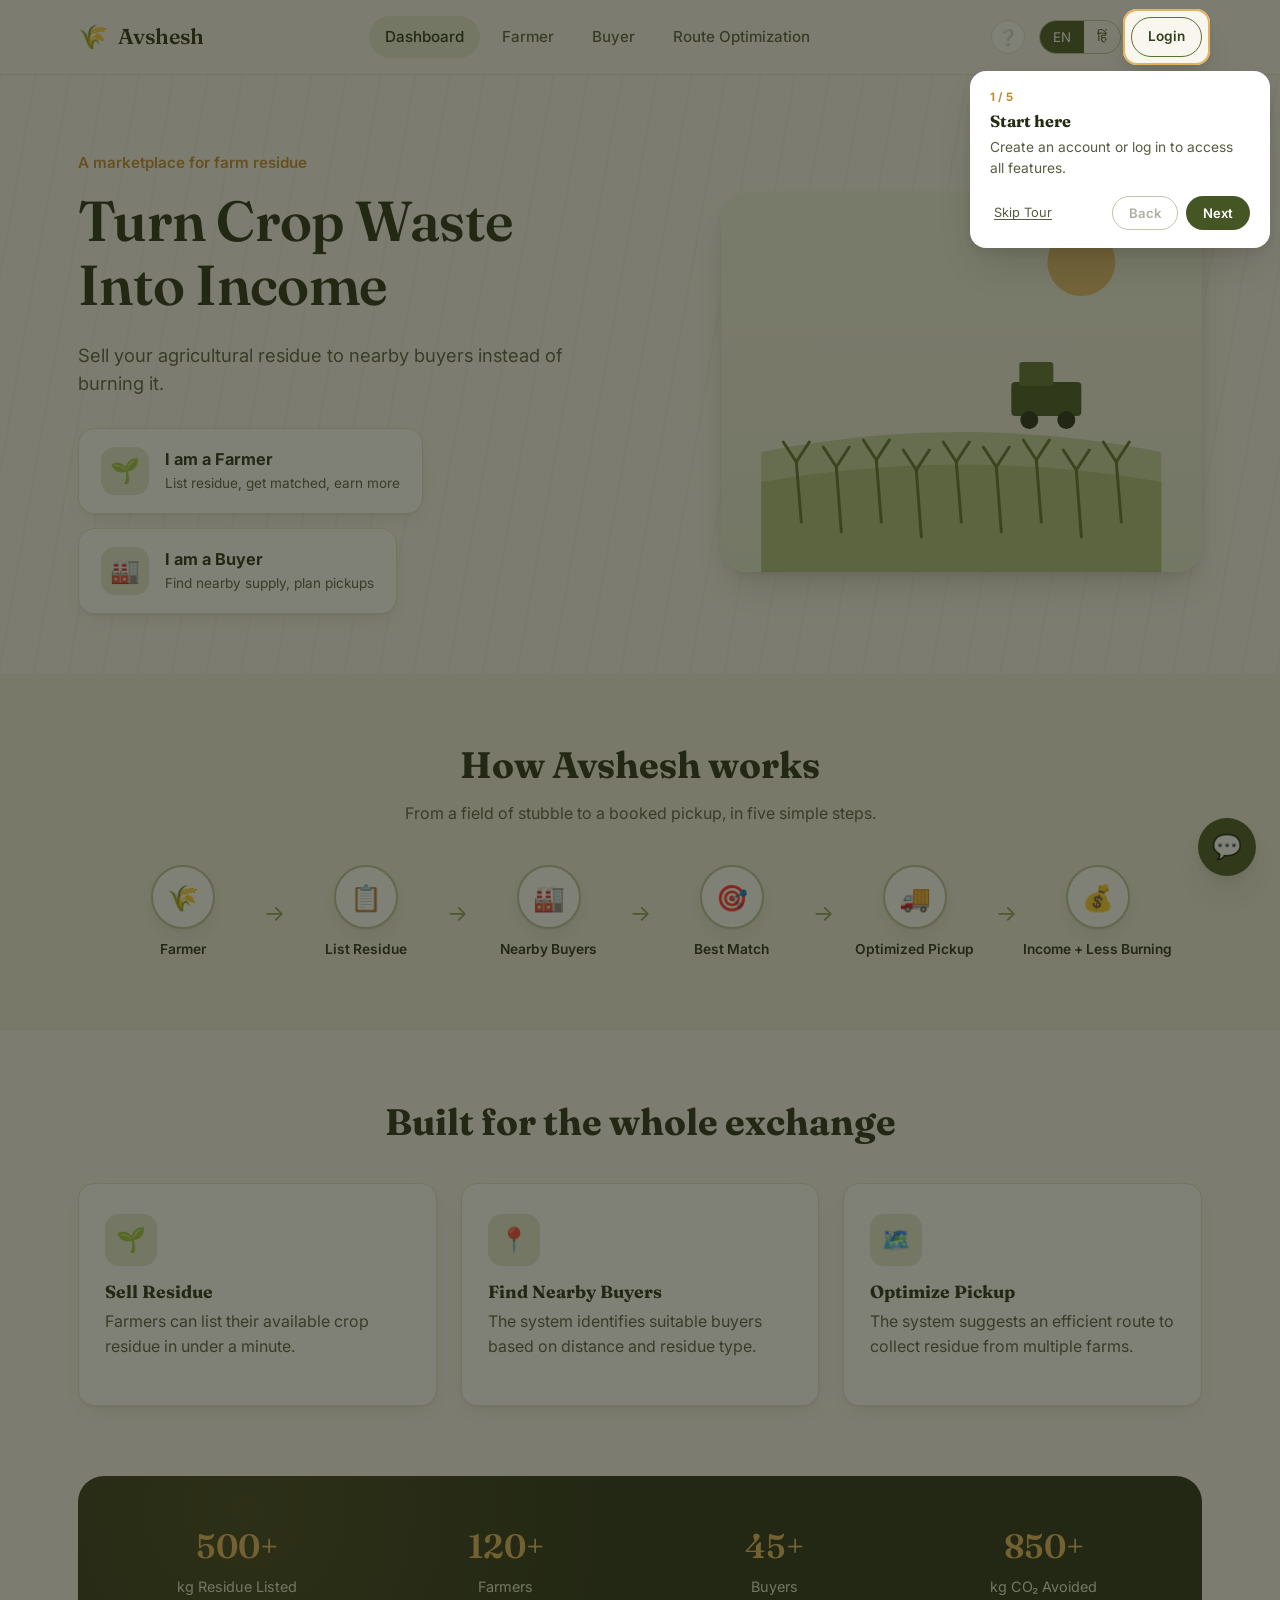
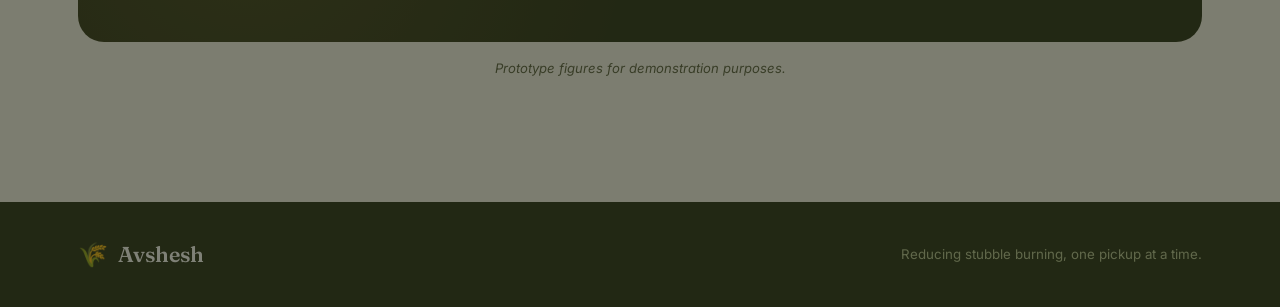
<file: index.html>
<!DOCTYPE html>
<html lang="en">
<head>
<meta charset="UTF-8" />
<meta name="viewport" content="width=device-width, initial-scale=1.0" />
<title>Avshesh — Turn Crop Waste Into Income</title>
<link rel="stylesheet" href="style.css" />
<link rel="stylesheet" href="enhance.css" />
</head>
<body>

<nav class="navbar">
  <div class="container">
    <a href="index.html" class="brand"><span class="seed">🌾</span> <span data-i18n="brandName">Avshesh</span></a>
    <button class="nav-toggle" aria-label="Menu"><span></span><span></span><span></span></button>
    <div class="nav-links">
      <a href="index.html" data-i18n="navDashboard">Dashboard</a>
      <a href="farmer.html" data-i18n="navFarmer">Farmer</a>
      <a href="buyer.html" data-i18n="navBuyer">Buyer</a>
      <a href="route.html" data-i18n="navRoute">Route Optimization</a>
    </div>
    <div class="nav-actions">
      <div class="lang-switch">
        <button data-lang="en">EN</button>
        <button data-lang="hi">हिं</button>
      </div>
      <div id="nav-user-slot"></div>
    </div>
  </div>
</nav>

<!-- ================= HERO ================= -->
<header class="hero field-texture">
  <div class="container hero-grid page-enter">
    <div>
      <p class="eyebrow-free-label" data-i18n="heroKicker">A marketplace for farm residue</p>
      <h1 data-i18n="heroTitle">Turn Crop Waste Into Income</h1>
      <p class="lead" data-i18n="heroLead">Sell your agricultural residue to nearby buyers instead of burning it.</p>
      <div class="hero-actions">
        <a href="farmer.html" class="role-card">
          <span class="icon">🌱</span>
          <span><strong data-i18n="ctaFarmer">I am a Farmer</strong><span data-i18n="roleFarmerDesc">List residue, get matched, earn more</span></span>
        </a>
        <a href="buyer.html" class="role-card">
          <span class="icon">🏭</span>
          <span><strong data-i18n="ctaBuyer">I am a Buyer</strong><span data-i18n="roleBuyerDesc">Find nearby supply, plan pickups</span></span>
        </a>
      </div>
    </div>

    <div class="field-scene" aria-hidden="true">
      <svg viewBox="0 0 400 380" xmlns="http://www.w3.org/2000/svg">
        <circle class="sun" cx="320" cy="70" r="34" fill="#e2b25c" opacity="0.85"/>
        <path d="M0 260 Q200 220 400 260 L400 380 L0 380 Z" fill="#c7d19f"/>
        <path d="M0 290 Q200 255 400 290 L400 380 L0 380 Z" fill="#aebb7d"/>
        <g stroke="#5c6f30" stroke-width="3" stroke-linecap="round">
          <g class="stalk"><line x1="40" y1="330" x2="35" y2="270"/><line x1="35" y1="270" x2="22" y2="250"/><line x1="35" y1="270" x2="48" y2="250"/></g>
          <g class="stalk"><line x1="80" y1="340" x2="75" y2="275"/><line x1="75" y1="275" x2="62" y2="255"/><line x1="75" y1="275" x2="88" y2="255"/></g>
          <g class="stalk"><line x1="120" y1="330" x2="115" y2="268"/><line x1="115" y1="268" x2="102" y2="248"/><line x1="115" y1="268" x2="128" y2="248"/></g>
          <g class="stalk"><line x1="160" y1="345" x2="155" y2="278"/><line x1="155" y1="278" x2="142" y2="258"/><line x1="155" y1="278" x2="168" y2="258"/></g>
          <g class="stalk"><line x1="200" y1="330" x2="195" y2="270"/><line x1="195" y1="270" x2="182" y2="250"/><line x1="195" y1="270" x2="208" y2="250"/></g>
          <g class="stalk"><line x1="240" y1="340" x2="235" y2="275"/><line x1="235" y1="275" x2="222" y2="255"/><line x1="235" y1="275" x2="248" y2="255"/></g>
          <g class="stalk"><line x1="280" y1="330" x2="275" y2="268"/><line x1="275" y1="268" x2="262" y2="248"/><line x1="275" y1="268" x2="288" y2="248"/></g>
          <g class="stalk"><line x1="320" y1="345" x2="315" y2="278"/><line x1="315" y1="278" x2="302" y2="258"/><line x1="315" y1="278" x2="328" y2="258"/></g>
          <g class="stalk"><line x1="360" y1="330" x2="355" y2="270"/><line x1="355" y1="270" x2="342" y2="250"/><line x1="355" y1="270" x2="368" y2="250"/></g>
        </g>
        <g transform="translate(250,170)">
          <rect x="0" y="20" width="70" height="34" rx="4" fill="#465524"/>
          <rect x="8" y="0" width="34" height="24" rx="3" fill="#5c6f30"/>
          <circle cx="18" cy="58" r="9" fill="#232616"/>
          <circle cx="55" cy="58" r="9" fill="#232616"/>
        </g>
      </svg>
    </div>
  </div>
</header>

<!-- ================= FLOW ================= -->
<section class="flow-section">
  <div class="container">
    <div class="section-head">
      <h2 data-i18n="flowTitle">How Avshesh works</h2>
      <p data-i18n="flowSub">From a field of stubble to a booked pickup, in five simple steps.</p>
    </div>
    <div class="flow-row">
      <div class="flow-step"><div class="bubble">🌾</div><span data-i18n="flowFarmer">Farmer</span></div>
      <span class="flow-arrow">→</span>
      <div class="flow-step"><div class="bubble">📋</div><span data-i18n="flowList">List Residue</span></div>
      <span class="flow-arrow">→</span>
      <div class="flow-step"><div class="bubble">🏭</div><span data-i18n="flowBuyers">Nearby Buyers</span></div>
      <span class="flow-arrow">→</span>
      <div class="flow-step"><div class="bubble">🎯</div><span data-i18n="flowMatch">Best Match</span></div>
      <span class="flow-arrow">→</span>
      <div class="flow-step"><div class="bubble">🚚</div><span data-i18n="flowPickup">Optimized Pickup</span></div>
      <span class="flow-arrow">→</span>
      <div class="flow-step"><div class="bubble">💰</div><span data-i18n="flowIncome">Income + Less Burning</span></div>
    </div>
  </div>
</section>

<!-- ================= FEATURES ================= -->
<section class="section">
  <div class="container">
    <div class="section-head">
      <h2 data-i18n="featTitle">Built for the whole exchange</h2>
    </div>
    <div class="card-grid">
      <div class="feature-card">
        <div class="icon">🌱</div>
        <h3 data-i18n="feat1Title">Sell Residue</h3>
        <p data-i18n="feat1Desc">Farmers can list their available crop residue in under a minute.</p>
      </div>
      <div class="feature-card">
        <div class="icon">📍</div>
        <h3 data-i18n="feat2Title">Find Nearby Buyers</h3>
        <p data-i18n="feat2Desc">The system identifies suitable buyers based on distance and residue type.</p>
      </div>
      <div class="feature-card">
        <div class="icon">🗺️</div>
        <h3 data-i18n="feat3Title">Optimize Pickup</h3>
        <p data-i18n="feat3Desc">The system suggests an efficient route to collect residue from multiple farms.</p>
      </div>
    </div>
  </div>
</section>

<!-- ================= IMPACT ================= -->
<section class="section" style="padding-top:0;">
  <div class="container">
    <div class="impact-strip">
      <div><div class="num">500+</div><div class="label" data-i18n="impactResidue">kg Residue Listed</div></div>
      <div><div class="num">120+</div><div class="label" data-i18n="impactFarmers">Farmers</div></div>
      <div><div class="num">45+</div><div class="label" data-i18n="impactBuyers">Buyers</div></div>
      <div><div class="num">850+</div><div class="label" data-i18n="impactCO2">kg CO₂ Avoided</div></div>
    </div>
    <p class="impact-note" data-i18n="impactDisclaimer">Prototype figures for demonstration purposes.</p>
  </div>
</section>

<footer>
  <div class="container">
    <span class="brand"><span class="seed">🌾</span> <span data-i18n="brandName">Avshesh</span></span>
    <small data-i18n="footerTag">Reducing stubble burning, one pickup at a time.</small>
  </div>
</footer>

<div id="toast-stack"></div>

<script src="i18n.js"></script>
<script src="app.js"></script>
<script src="chatbot.js"></script>
<script src="onboarding.js"></script>
</body>
</html>
</file>
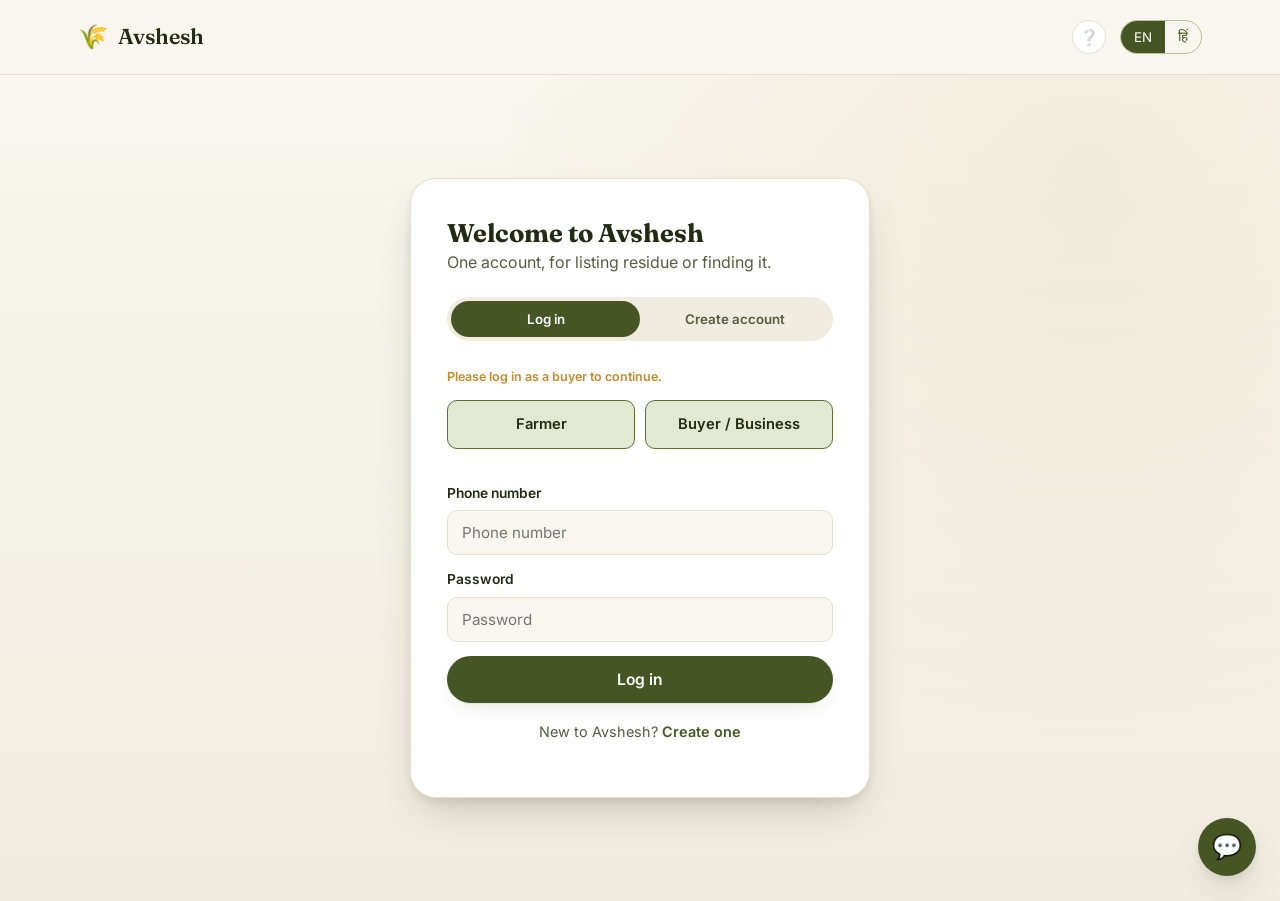
<file: buyer.html>
<!DOCTYPE html>
<html lang="en">
<head>
<meta charset="UTF-8" />
<meta name="viewport" content="width=device-width, initial-scale=1.0" />
<title>Avshesh — Buyer Dashboard</title>
<link rel="stylesheet" href="style.css" />
<link rel="stylesheet" href="enhance.css" />
</head>
<body>

<nav class="navbar">
  <div class="container">
    <a href="index.html" class="brand"><span class="seed">🌾</span> <span data-i18n="brandName">Avshesh</span></a>
    <button class="nav-toggle" aria-label="Menu"><span></span><span></span><span></span></button>
    <div class="nav-links">
      <a href="buyer.html" data-i18n="navDashboard">Dashboard</a>
      <a href="route.html" data-i18n="navRoute">Route Optimization</a>
    </div>
    <div class="nav-actions">
      <div class="lang-switch">
        <button data-lang="en">EN</button>
        <button data-lang="hi">हिं</button>
      </div>
      <div id="nav-user-slot"></div>
    </div>
  </div>
</nav>

<header class="page-header">
  <div class="container page-enter">
    <h1 data-i18n="buyerHeaderTitle">Buyer Dashboard</h1>
    <p class="subtitle" id="buyer-sub"></p>

    <div class="stat-grid">
      <div class="stat-card"><div class="stat-icon">🌾</div><div class="stat-value" id="stat-available">0 kg</div><div class="stat-label" data-i18n="statAvailableResidue">Available Residue</div></div>
      <div class="stat-card"><div class="stat-icon">👨‍🌾</div><div class="stat-value" id="stat-farmers">0</div><div class="stat-label" data-i18n="statNearbyFarmers">Nearby Farmers</div></div>
      <div class="stat-card"><div class="stat-icon">📦</div><div class="stat-value" id="stat-supply">₹0</div><div class="stat-label" data-i18n="statPotentialSupply">Potential Supply</div></div>
      <div class="stat-card"><div class="stat-icon">📨</div><div class="stat-value" id="stat-requests">0</div><div class="stat-label" data-i18n="statActiveRequests">Active Requests</div></div>
    </div>
  </div>
</header>

<main class="container">
  <div class="panel">
    <h2 data-i18n="nearbyResidueTitle">Nearby Residue</h2>
    <div class="filter-bar" style="margin-top:16px;">
      <select id="filter-crop">
        <option value="">All Crops</option>
      </select>
      <select id="filter-distance">
        <option value="0">Any Distance</option>
        <option value="5">Within 5 km</option>
        <option value="10">Within 10 km</option>
        <option value="20">Within 20 km</option>
      </select>
      <select id="filter-sort">
        <option value="distance">Nearest first</option>
        <option value="price">Lowest price first</option>
        <option value="quantity">Largest quantity first</option>
      </select>
    </div>
    <div class="card-list" id="farmer-list"></div>
  </div>

  <div class="panel" style="text-align:center;">
    <p style="margin-bottom:14px;" data-i18n="planRouteCta">Plan a pickup route for requested farmers</p>
    <a href="route.html" class="btn btn-primary" data-i18n="navRoute">Route Optimization</a>
  </div>
</main>

<footer>
  <div class="container">
    <span class="brand"><span class="seed">🌾</span> <span data-i18n="brandName">Avshesh</span></span>
    <small data-i18n="footerTag">Reducing stubble burning, one pickup at a time.</small>
  </div>
</footer>

<div id="toast-stack"></div>

<script src="i18n.js"></script>
<script src="app.js"></script>
<script src="chatbot.js"></script>
<script src="onboarding.js"></script>
<script src="data.js"></script>
<script src="buyer.js"></script>
</body>
</html>
</file>
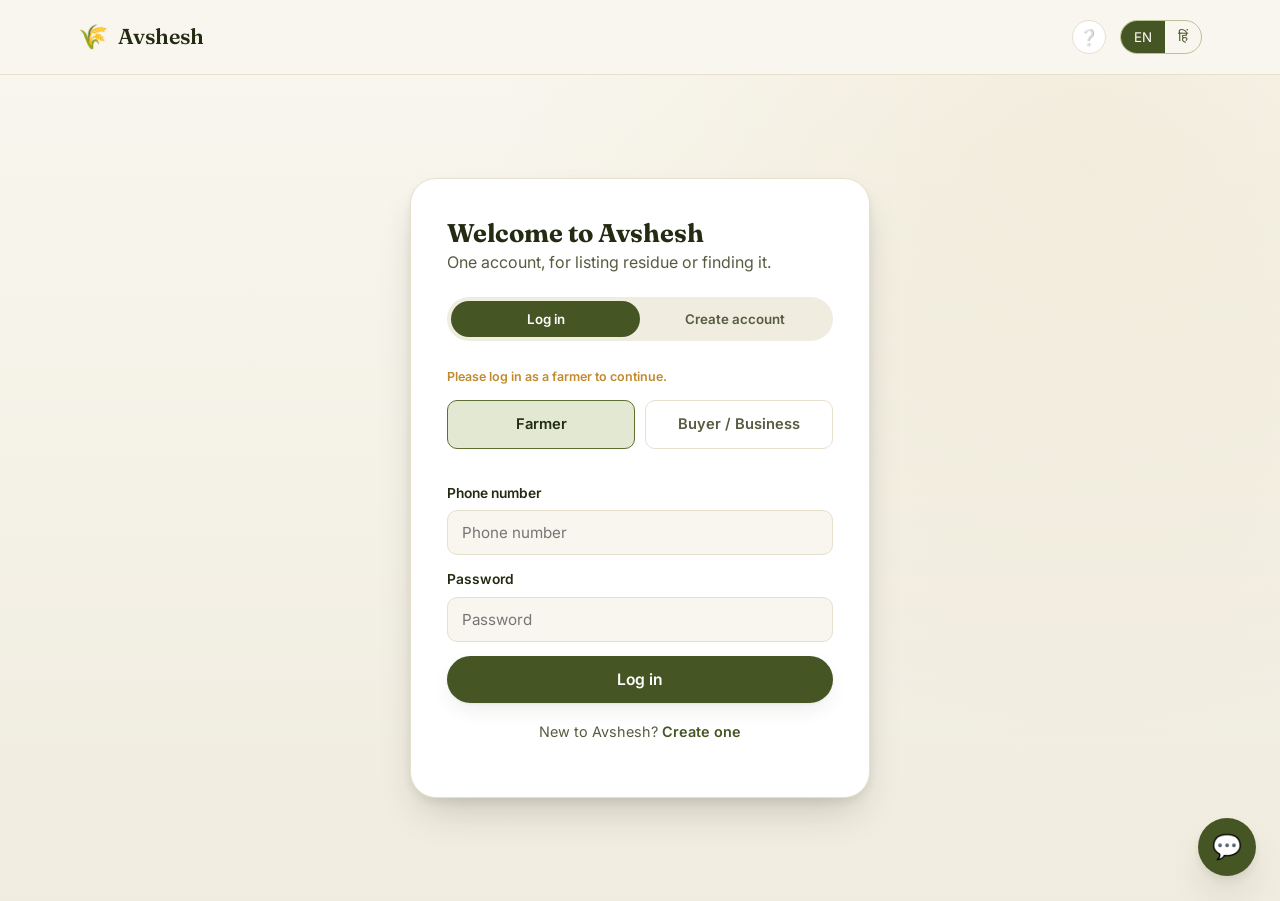
<file: farmer.html>
<!DOCTYPE html>
<html lang="en">
<head>
<meta charset="UTF-8" />
<meta name="viewport" content="width=device-width, initial-scale=1.0" />
<title>Avshesh — Farmer Dashboard</title>
<link rel="stylesheet" href="style.css" />
<link rel="stylesheet" href="enhance.css" />
</head>
<body>

<nav class="navbar">
  <div class="container">
    <a href="index.html" class="brand"><span class="seed">🌾</span> <span data-i18n="brandName">Avshesh</span></a>
    <button class="nav-toggle" aria-label="Menu"><span></span><span></span><span></span></button>
    <div class="nav-links">
      <a href="farmer.html" data-i18n="navDashboard">Dashboard</a>
      <a href="farmer.html#my-listings" data-i18n="navListings">My Listings</a>
      <a href="listing.html" data-i18n="navMarketplace">Marketplace</a>
      <a href="route.html" data-i18n="navRoute">Route Optimization</a>
    </div>
    <div class="nav-actions">
      <div class="lang-switch">
        <button data-lang="en">EN</button>
        <button data-lang="hi">हिं</button>
      </div>
      <div id="nav-user-slot"></div>
    </div>
  </div>
</nav>

<header class="page-header">
  <div class="container page-enter">
    <h1><span id="greeting-text" data-i18n="farmerGreeting">Good morning</span><span id="greeting-name"></span> 👋</h1>
    <p class="subtitle" data-i18n="farmerGreetingSub">Here's how your residue is doing today.</p>

    <div class="stat-grid">
      <div class="stat-card"><div class="stat-icon">🌾</div><div class="stat-value" id="stat-listed">0 kg</div><div class="stat-label" data-i18n="statResidueListed">Residue Listed</div></div>
      <div class="stat-card"><div class="stat-icon">💰</div><div class="stat-value" id="stat-earnings">₹0</div><div class="stat-label" data-i18n="statEarnings">Potential Earnings</div></div>
      <div class="stat-card"><div class="stat-icon">🤝</div><div class="stat-value" id="stat-interested">0</div><div class="stat-label" data-i18n="statInterested">Interested Buyers</div></div>
      <div class="stat-card"><div class="stat-icon">🚚</div><div class="stat-value" id="stat-pickups">0</div><div class="stat-label" data-i18n="statPickups">Pickups Completed</div></div>
    </div>
  </div>
</header>

<main class="container">
  <div class="two-col">
    <div class="panel">
      <h2 data-i18n="formTitle">List Your Crop Residue</h2>
      <form id="listing-form" class="form-grid" style="margin-top:18px;">
        <div class="field">
          <label data-i18n="labelCropType">Crop Type</label>
          <select id="f-crop" required>
            <option value="Wheat">Wheat</option>
            <option value="Rice">Rice</option>
            <option value="Corn">Corn</option>
            <option value="Sugarcane">Sugarcane</option>
            <option value="Cotton">Cotton</option>
            <option value="Other">Other</option>
          </select>
        </div>
        <div class="field">
          <label data-i18n="labelResidueType">Residue Type</label>
          <select id="f-residue-type" required>
            <option value="Wheat Straw">Wheat Straw</option>
            <option value="Rice Straw">Rice Straw</option>
            <option value="Corn Stalks">Corn Stalks</option>
            <option value="Sugarcane Residue">Sugarcane Residue</option>
            <option value="Cotton Residue">Cotton Residue</option>
            <option value="Other">Other</option>
          </select>
        </div>
        <div class="field">
          <label data-i18n="labelQuantity">Quantity (kg)</label>
          <input type="number" id="f-quantity" min="1" value="1000" required />
        </div>
        <div class="field">
          <label data-i18n="labelPrice">Expected Price per kg (₹)</label>
          <input type="number" id="f-price" min="0.1" step="0.1" value="3.5" required />
        </div>
        <div class="field full">
          <label data-i18n="labelLocation">Location</label>
          <input type="text" id="f-location" value="Mathura, Uttar Pradesh" required />
        </div>
        <div class="field">
          <label data-i18n="labelAvailableFrom">Available From</label>
          <input type="date" id="f-date" required />
        </div>
        <div class="field" style="justify-content:flex-end;">
          <button type="submit" class="btn btn-primary btn-block" data-i18n="btnListResidue">List Residue</button>
        </div>
      </form>
    </div>

    <div class="panel impact-block">
      <h2 style="font-size:1.1rem;" data-i18n="impactYourTitle">Your Environmental Impact</h2>
      <div class="rows">
        <div><b id="impact-kg">0 kg</b><span>🌱 Residue diverted</span></div>
        <div><b id="impact-co2">0 kg</b><span>🌍 CO₂ reduction</span></div>
      </div>
      <small>Estimated value for demonstration purposes.</small>
    </div>
  </div>

  <div class="panel" id="my-listings">
    <h2 data-i18n="myListingsTitle">My Listings</h2>
    <div class="card-list" id="listings-container" style="margin-top:16px;"></div>
  </div>
</main>

<footer>
  <div class="container">
    <span class="brand"><span class="seed">🌾</span> <span data-i18n="brandName">Avshesh</span></span>
    <small data-i18n="footerTag">Reducing stubble burning, one pickup at a time.</small>
  </div>
</footer>

<div id="toast-stack"></div>

<script src="i18n.js"></script>
<script src="app.js"></script>
<script src="chatbot.js"></script>
<script src="onboarding.js"></script>
<script src="data.js"></script>
<script src="farmer.js"></script>
</body>
</html>
</file>
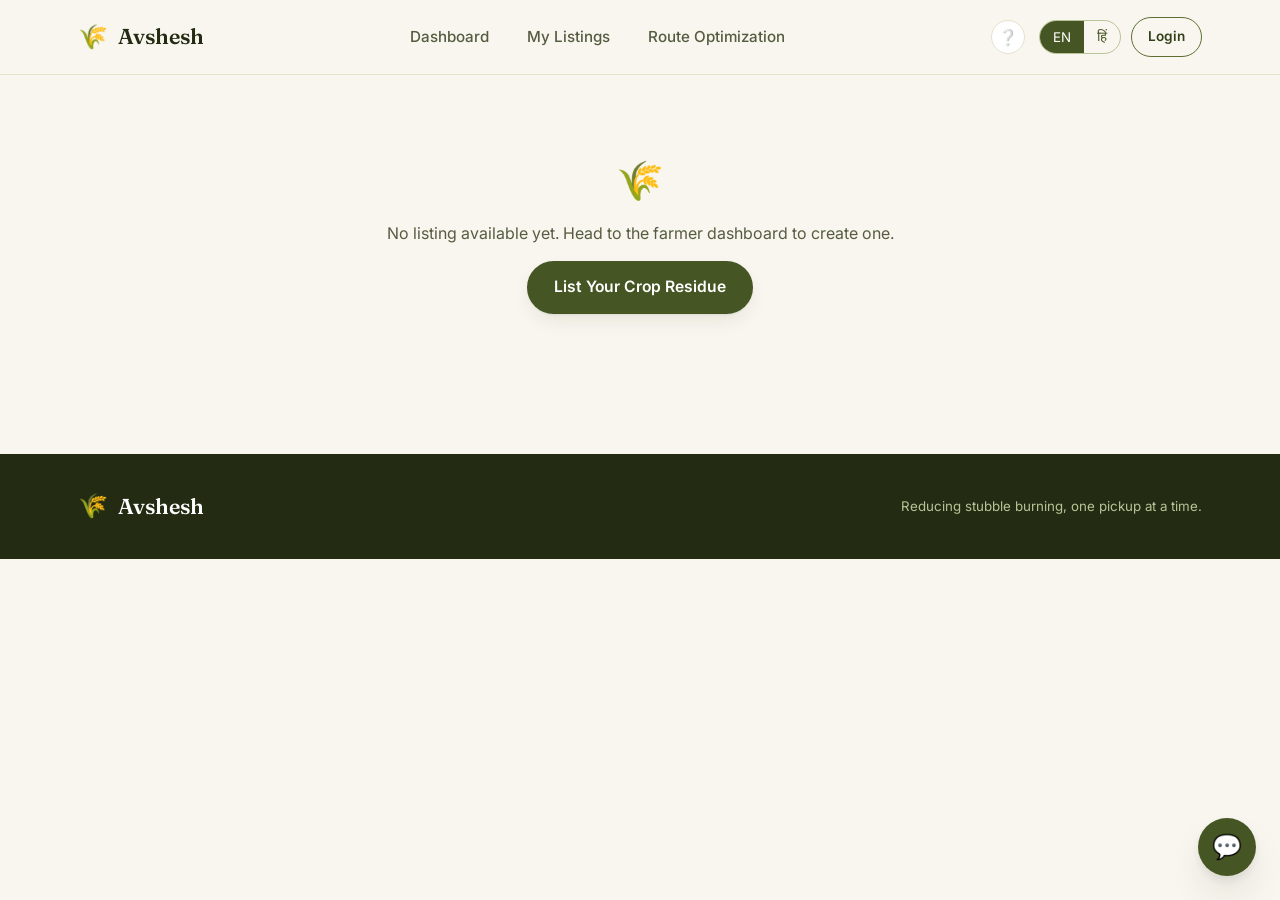
<file: listing.html>
<!DOCTYPE html>
<html lang="en">
<head>
<meta charset="UTF-8" />
<meta name="viewport" content="width=device-width, initial-scale=1.0" />
<title>Avshesh — Listing</title>
<link rel="stylesheet" href="style.css" />
<link rel="stylesheet" href="enhance.css" />
</head>
<body>

<nav class="navbar">
  <div class="container">
    <a href="index.html" class="brand"><span class="seed">🌾</span> <span data-i18n="brandName">Avshesh</span></a>
    <button class="nav-toggle" aria-label="Menu"><span></span><span></span><span></span></button>
    <div class="nav-links">
      <a href="farmer.html" data-i18n="navDashboard">Dashboard</a>
      <a href="farmer.html#my-listings" data-i18n="navListings">My Listings</a>
      <a href="route.html" data-i18n="navRoute">Route Optimization</a>
    </div>
    <div class="nav-actions">
      <div class="lang-switch">
        <button data-lang="en">EN</button>
        <button data-lang="hi">हिं</button>
      </div>
      <div id="nav-user-slot"></div>
    </div>
  </div>
</nav>

<main class="container page-enter" style="padding:36px 28px 60px;">

  <div id="listing-empty" class="empty-state" style="display:none;">
    <div class="icon">🌾</div>
    <p></p>
    <a href="farmer.html" class="btn btn-primary" data-i18n="formTitle">List Your Crop Residue</a>
  </div>

  <div id="listing-content" style="display:none;">
    <div class="two-col" style="margin-bottom:26px;">
      <div class="panel" style="margin-bottom:0;">
        <h2 id="l-residue-type">Wheat Straw</h2>
        <div class="stat-grid" style="grid-template-columns:repeat(2,1fr); margin-top:10px;">
          <div class="stat-card">
            <div class="stat-label" data-i18n="listingQuantity">Quantity</div>
            <div class="stat-value" id="l-quantity">500 kg</div>
          </div>
          <div class="stat-card">
            <div class="stat-label" data-i18n="listingPrice">Price</div>
            <div class="stat-value" id="l-price">₹3.50/kg</div>
          </div>
          <div class="stat-card">
            <div class="stat-label" data-i18n="listingValue">Expected Value</div>
            <div class="stat-value" id="l-value">₹1,750</div>
          </div>
          <div class="stat-card">
            <div class="stat-label" data-i18n="listingStatus">Status</div>
            <div class="stat-value"><span class="status-pill available" id="l-status">Available</span></div>
          </div>
        </div>
        <p style="margin-top:16px;"><span data-i18n="listingLocation">Location</span>: <b id="l-location">Mathura, Uttar Pradesh</b></p>
      </div>

      <div class="best-match-box" id="best-match-box">
        <div class="label" data-i18n="bestMatchLabel">Best Match</div>
        <div class="name" id="bm-name">GreenBio Energy</div>
        <div class="row">
          <div id="bm-distance-wrap"><b id="bm-distance">2.8 km</b><span data-i18n="awayLabel">away</span></div>
          <div><b id="bm-price">₹3.80/kg</b><span data-i18n="offerLabel">Offer</span></div>
          <div><b id="bm-score">96%</b><span data-i18n="matchLabel">Match</span></div>
        </div>
      </div>
    </div>

    <div class="panel">
      <h2 data-i18n="nearbyBuyersTitle">Nearby Buyers</h2>
      <div class="card-list" id="buyer-list" style="margin-top:16px;"></div>
    </div>
  </div>
</main>

<footer>
  <div class="container">
    <span class="brand"><span class="seed">🌾</span> <span data-i18n="brandName">Avshesh</span></span>
    <small data-i18n="footerTag">Reducing stubble burning, one pickup at a time.</small>
  </div>
</footer>

<div id="toast-stack"></div>

<script src="i18n.js"></script>
<script src="app.js"></script>
<script src="chatbot.js"></script>
<script src="onboarding.js"></script>
<script src="data.js"></script>
<script src="farmer.js"></script>
<script src="listing.js"></script>
</body>
</html>
</file>
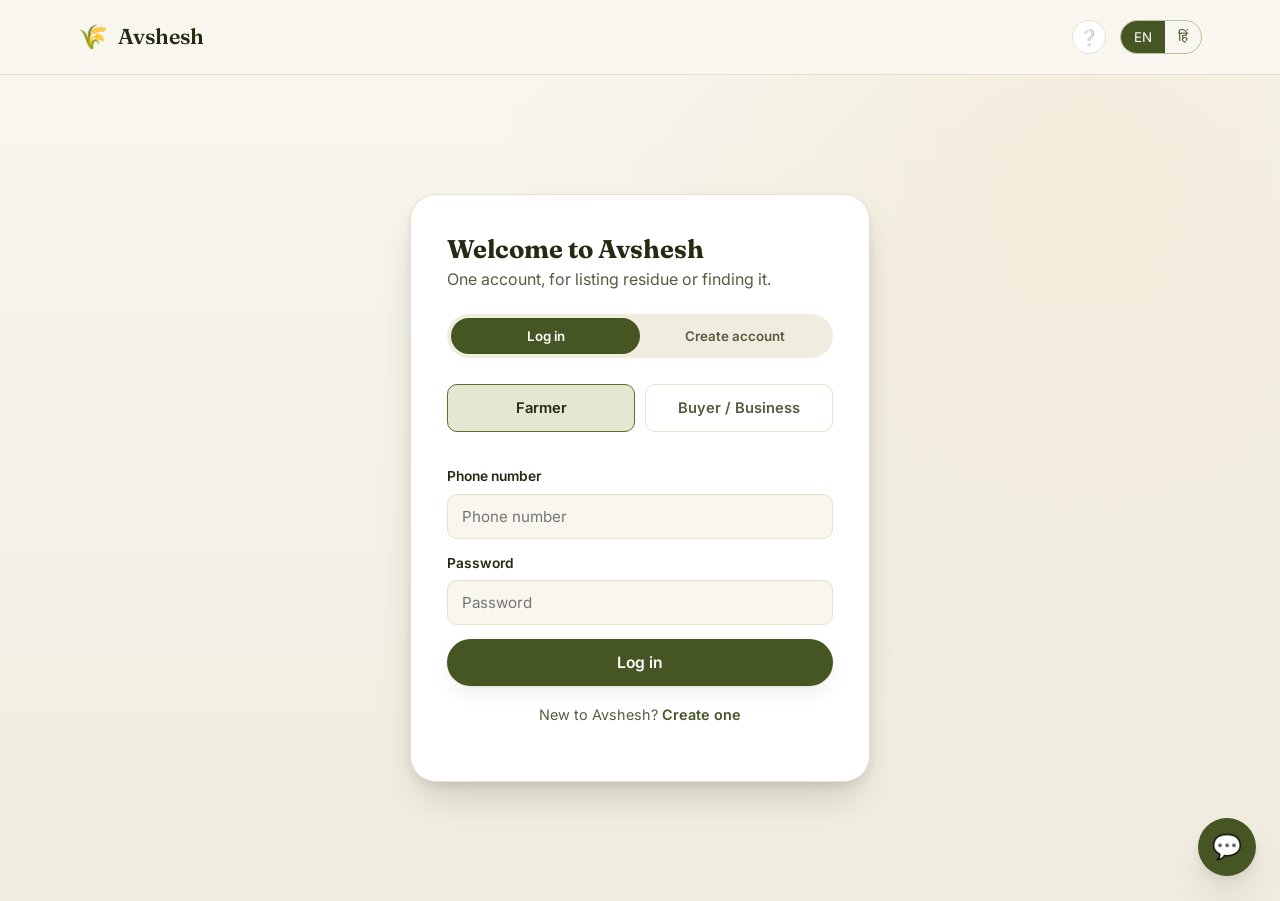
<file: login.html>
<!DOCTYPE html>
<html lang="en">
<head>
<meta charset="UTF-8" />
<meta name="viewport" content="width=device-width, initial-scale=1.0" />
<title>Avshesh — Log in</title>
<link rel="stylesheet" href="style.css" />
<link rel="stylesheet" href="enhance.css" />
</head>
<body>

<nav class="navbar">
  <div class="container">
    <a href="index.html" class="brand"><span class="seed">🌾</span> <span data-i18n="brandName">Avshesh</span></a>
    <div class="nav-actions">
      <div class="lang-switch">
        <button data-lang="en">EN</button>
        <button data-lang="hi">हिं</button>
      </div>
    </div>
  </div>
</nav>

<div class="auth-wrap">
  <div class="auth-card page-enter">
    <h1 style="font-size:1.6rem; margin-bottom:2px;" data-i18n="authWelcome">Welcome to Avshesh</h1>
    <p style="margin-bottom:22px;" data-i18n="authSub">One account, for listing residue or finding it.</p>

    <div class="auth-tabs">
      <button type="button" class="active" id="tab-login" data-i18n="tabLogin">Log in</button>
      <button type="button" id="tab-signup" data-i18n="tabSignup">Create account</button>
    </div>

    <p id="login-notice" class="hint" style="display:none; margin-bottom:14px; color:var(--gold); font-weight:600;"></p>

    <!-- LOGIN FORM -->
    <form class="auth-form" id="login-form">
      <div class="role-toggle">
        <label><input type="radio" name="login-role" value="farmer" checked /><span data-i18n="iAmFarmer">Farmer</span></label>
        <label><input type="radio" name="login-role" value="buyer" /><span data-i18n="iAmBuyer">Buyer / Business</span></label>
      </div>
      <div class="field">
        <label data-i18n="labelPhone">Phone number</label>
        <input type="tel" id="login-phone" required data-i18n-ph="labelPhone" placeholder="Phone number" />
      </div>
      <div class="field">
        <label data-i18n="labelPassword">Password</label>
        <input type="password" id="login-password" required data-i18n-ph="labelPassword" placeholder="Password" />
      </div>
      <p class="auth-error" id="login-error" data-i18n="authErrorFind">No account found with these details. Try creating one.</p>
      <button type="submit" class="btn btn-primary btn-block" data-i18n="btnLogin">Log in</button>
    </form>

    <!-- SIGNUP FORM -->
    <form class="auth-form" id="signup-form" style="display:none;">
      <div class="role-toggle">
        <label><input type="radio" name="signup-role" value="farmer" checked /><span data-i18n="iAmFarmer">Farmer</span></label>
        <label><input type="radio" name="signup-role" value="buyer" /><span data-i18n="iAmBuyer">Buyer / Business</span></label>
      </div>
      <div class="field">
        <label data-i18n="labelName">Full name</label>
        <input type="text" id="signup-name" required data-i18n-ph="labelName" placeholder="Full name" />
      </div>
      <div class="field" id="signup-business-field" style="display:none;">
        <label data-i18n="labelBusiness">Business / Company name</label>
        <input type="text" id="signup-business" data-i18n-ph="labelBusiness" placeholder="Business / Company name" />
      </div>
      <div class="field">
        <label data-i18n="labelPhone">Phone number</label>
        <input type="tel" id="signup-phone" required data-i18n-ph="labelPhone" placeholder="Phone number" />
      </div>
      <div class="field">
        <label data-i18n="labelLocation">Location</label>
        <input type="text" id="signup-location" required value="Mathura, Uttar Pradesh" />
      </div>
      <div class="field">
        <label data-i18n="labelPassword">Password</label>
        <input type="password" id="signup-password" required data-i18n-ph="labelPassword" placeholder="Password" />
      </div>
      <p class="auth-error" id="signup-error" data-i18n="authErrorFill">Please fill all required fields.</p>
      <button type="submit" class="btn btn-primary btn-block" data-i18n="btnSignup">Create account</button>
    </form>

    <p class="auth-switch" id="switch-to-signup">
      <span data-i18n="authNoAccount">New to Avshesh?</span>
      <a data-i18n="authSwitchSignup">Create one</a>
    </p>
    <p class="auth-switch" id="switch-to-login" style="display:none;">
      <span data-i18n="authHaveAccount">Already have an account?</span>
      <a data-i18n="authSwitchLogin">Log in</a>
    </p>
  </div>
</div>

<div id="toast-stack"></div>

<script src="i18n.js"></script>
<script src="app.js"></script>
<script src="chatbot.js"></script>
<script src="onboarding.js"></script>
<script src="login.js"></script>
</body>
</html>
</file>
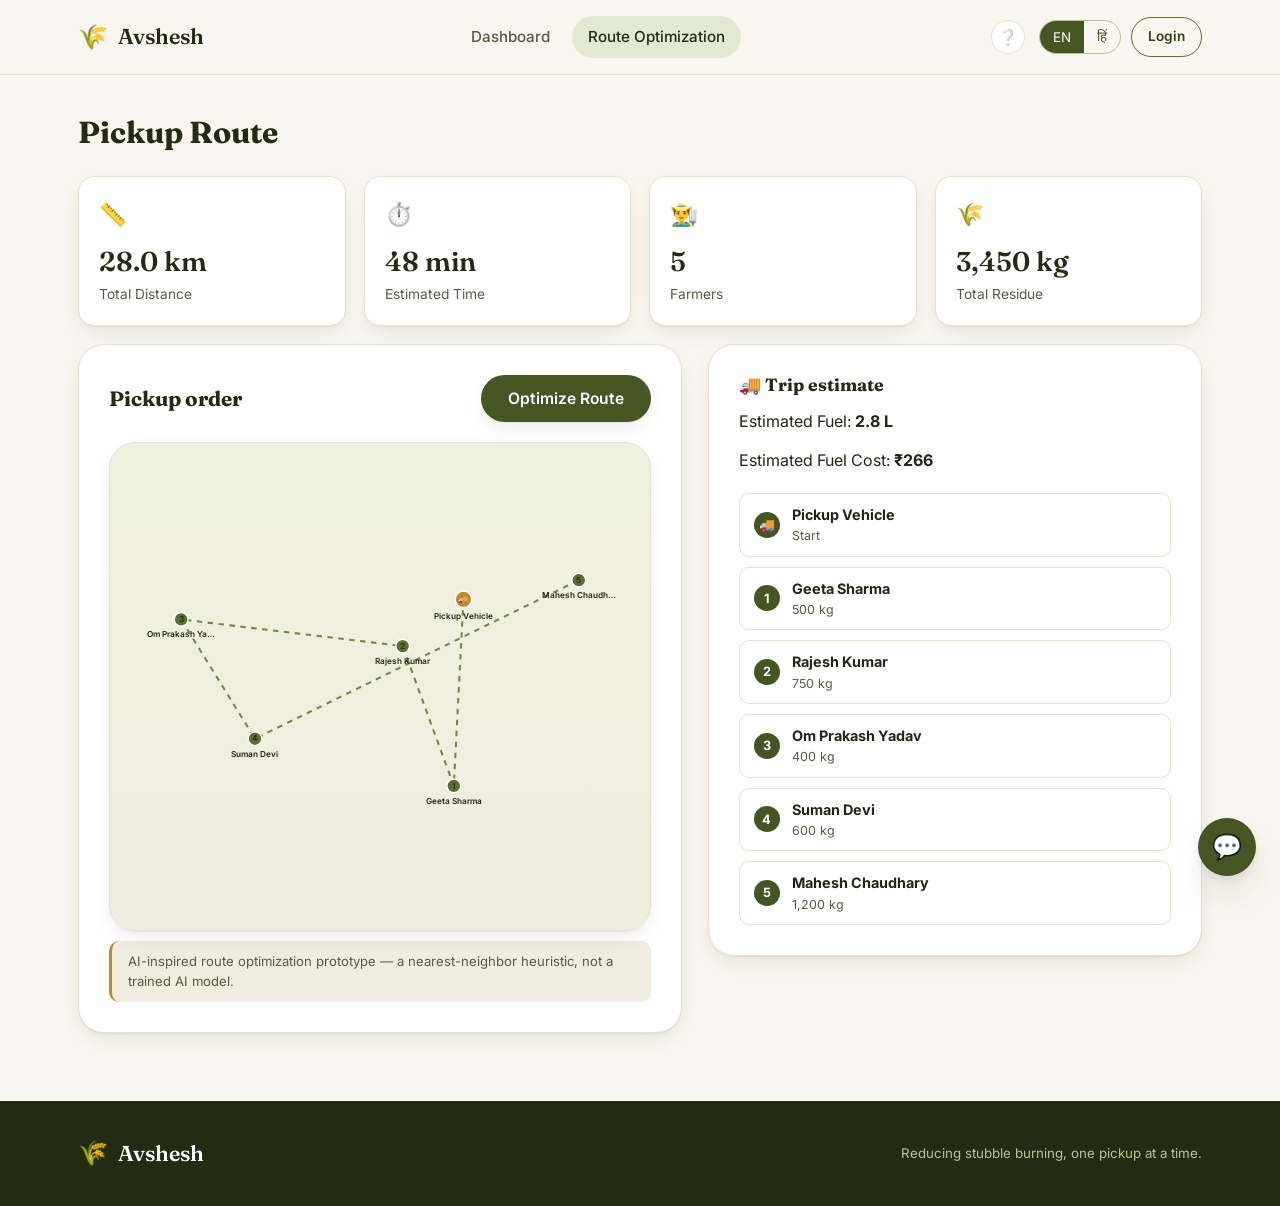
<file: route.html>
<!DOCTYPE html>
<html lang="en">
<head>
<meta charset="UTF-8" />
<meta name="viewport" content="width=device-width, initial-scale=1.0" />
<title>Avshesh — Route Optimization</title>
<link rel="stylesheet" href="style.css" />
<link rel="stylesheet" href="enhance.css" />
</head>
<body>

<nav class="navbar">
  <div class="container">
    <a href="index.html" class="brand"><span class="seed">🌾</span> <span data-i18n="brandName">Avshesh</span></a>
    <button class="nav-toggle" aria-label="Menu"><span></span><span></span><span></span></button>
    <div class="nav-links">
      <a href="buyer.html" data-i18n="navDashboard">Dashboard</a>
      <a href="route.html" data-i18n="navRoute">Route Optimization</a>
    </div>
    <div class="nav-actions">
      <div class="lang-switch">
        <button data-lang="en">EN</button>
        <button data-lang="hi">हिं</button>
      </div>
      <div id="nav-user-slot"></div>
    </div>
  </div>
</nav>

<header class="page-header">
  <div class="container page-enter">
    <h1 data-i18n="routeTitle">Pickup Route</h1>
    <div class="stat-grid">
      <div class="stat-card"><div class="stat-icon">📏</div><div class="stat-value" id="stat-distance">0 km</div><div class="stat-label" data-i18n="routeTotalDistance">Total Distance</div></div>
      <div class="stat-card"><div class="stat-icon">⏱️</div><div class="stat-value" id="stat-time">0 min</div><div class="stat-label" data-i18n="routeEstTime">Estimated Time</div></div>
      <div class="stat-card"><div class="stat-icon">👨‍🌾</div><div class="stat-value" id="stat-farmer-count">0</div><div class="stat-label" data-i18n="routeFarmers">Farmers</div></div>
      <div class="stat-card"><div class="stat-icon">🌾</div><div class="stat-value" id="stat-residue">0 kg</div><div class="stat-label" data-i18n="routeTotalResidue">Total Residue</div></div>
    </div>
  </div>
</header>

<main class="container">
  <div class="two-col">
    <div class="panel">
      <div style="display:flex; align-items:center; justify-content:space-between; flex-wrap:wrap; gap:12px;">
        <h2 style="margin:0;" data-i18n="routeOrderTitle">Pickup order</h2>
        <button class="btn btn-primary" id="optimize-btn" data-i18n="btnOptimizeRoute">Optimize Route</button>
      </div>
      <div class="route-map" style="margin-top:20px;">
        <svg class="route-svg" id="route-svg" viewBox="0 0 700 420" xmlns="http://www.w3.org/2000/svg"></svg>
      </div>
      <div class="ai-note" data-i18n="aiNote">AI-inspired route optimization prototype — a nearest-neighbor heuristic, not a trained AI model.</div>
    </div>

    <div class="panel">
      <h2 style="font-size:1.1rem;">🚚 <span id="fuel-title">Trip estimate</span></h2>
      <div class="rows" style="display:flex; flex-direction:column; gap:14px; margin-top:14px;">
        <div><span data-i18n="routeFuel">Estimated Fuel</span>: <b id="stat-fuel">0 L</b></div>
        <div><span data-i18n="routeFuelCost">Estimated Fuel Cost</span>: <b id="stat-fuel-cost">₹0</b></div>
      </div>
      <ul class="route-list" id="route-list" style="margin-top:20px;"></ul>
    </div>
  </div>
</main>

<footer>
  <div class="container">
    <span class="brand"><span class="seed">🌾</span> <span data-i18n="brandName">Avshesh</span></span>
    <small data-i18n="footerTag">Reducing stubble burning, one pickup at a time.</small>
  </div>
</footer>

<div id="toast-stack"></div>

<script src="i18n.js"></script>
<script src="app.js"></script>
<script src="chatbot.js"></script>
<script src="onboarding.js"></script>
<script src="data.js"></script>
<script src="buyer.js"></script>
<script src="route.js"></script>
</body>
</html>
</file>
<file: style.css>
/* ============================================================
   AVSHESH — Crop Residue Marketplace
   Design tokens: olive green + off-white, warm harvest gold accent
   ============================================================ */

@import url('https://fonts.googleapis.com/css2?family=Fraunces:opsz,wght@9..144,400;9..144,500;9..144,600;9..144,700&family=Inter:wght@400;500;600;700&family=Noto+Sans+Devanagari:wght@400;500;600;700&display=swap');

:root{
  /* Core palette */
  --olive-950:#232b13;
  --olive-900:#33401b;
  --olive-800:#465524;
  --olive-700:#5c6f30;
  --olive-600:#74883f;
  --olive-500:#8a9c58;
  --olive-300:#b7c497;
  --olive-100:#e2e8d2;
  --off-white:#f8f6ee;
  --cream:#f0ecdf;
  --cream-dark:#e6e0cd;
  --gold:#c08a2e;
  --gold-light:#e2b25c;
  --ink:#232616;
  --ink-soft:#565c40;
  --white:#ffffff;
  --danger:#a8432c;
  --success:#3f6b3a;

  /* Type */
  --font-display:'Fraunces', 'Noto Sans Devanagari', serif;
  --font-body:'Inter', 'Noto Sans Devanagari', sans-serif;

  /* Shape */
  --radius-sm:10px;
  --radius-md:16px;
  --radius-lg:26px;
  --shadow-soft: 0 1px 2px rgba(35,38,22,0.06), 0 8px 24px -8px rgba(35,38,22,0.14);
  --shadow-lift: 0 4px 8px rgba(35,38,22,0.08), 0 20px 40px -12px rgba(35,38,22,0.22);

  --container: 1180px;
}

html[lang="hi"]{
  --font-body:'Noto Sans Devanagari','Inter', sans-serif;
  --font-display:'Noto Sans Devanagari','Fraunces', serif;
}

*,*::before,*::after{ box-sizing:border-box; }
html{ scroll-behavior:smooth; }
body{
  margin:0;
  background:var(--off-white);
  color:var(--ink);
  font-family:var(--font-body);
  line-height:1.55;
  -webkit-font-smoothing:antialiased;
}
img{ max-width:100%; display:block; }
a{ color:inherit; text-decoration:none; }
button{ font-family:inherit; }
ul{ margin:0; padding:0; list-style:none; }
h1,h2,h3,h4{ font-family:var(--font-display); color:var(--olive-950); margin:0 0 .4em; line-height:1.15; }
p{ margin:0 0 1em; color:var(--ink-soft); }
.container{ max-width:var(--container); margin:0 auto; padding:0 28px; }

@media (prefers-reduced-motion: reduce){
  *{ animation-duration:0.001ms !important; animation-iteration-count:1 !important; transition-duration:0.001ms !important; scroll-behavior:auto !important; }
}

:focus-visible{ outline:3px solid var(--gold); outline-offset:2px; border-radius:4px; }

/* ---------------- Texture / field backdrop ---------------- */
.field-texture{
  background-image:
    repeating-linear-gradient(100deg, rgba(90,105,50,0.05) 0px, rgba(90,105,50,0.05) 2px, transparent 2px, transparent 34px);
}

/* ---------------- Navbar ---------------- */
.navbar{
  position:sticky; top:0; z-index:50;
  background:rgba(248,246,238,0.92);
  backdrop-filter:blur(10px);
  border-bottom:1px solid var(--cream-dark);
}
.navbar .container{
  display:flex; align-items:center; justify-content:space-between;
  height:74px;
}
.brand{
  display:flex; align-items:center; gap:10px;
  font-family:var(--font-display); font-weight:600; font-size:1.35rem;
  color:var(--olive-950);
}
.brand .seed{ font-size:1.5rem; line-height:1; }
.nav-links{ display:flex; align-items:center; gap:6px; }
.nav-links a{
  padding:9px 16px; border-radius:999px; font-weight:500; font-size:0.95rem;
  color:var(--ink-soft); transition:background .18s ease, color .18s ease;
  white-space:nowrap;
}
.nav-links a:hover, .nav-links a.active{ background:var(--olive-100); color:var(--olive-950); }
.nav-actions{ display:flex; align-items:center; gap:10px; }
.nav-toggle{ display:none; }

.lang-switch{
  display:flex; border:1.5px solid var(--olive-300); border-radius:999px; overflow:hidden;
  font-size:.82rem; font-weight:600;
}
.lang-switch button{
  padding:7px 13px; background:transparent; border:none; cursor:pointer; color:var(--olive-800);
  transition:background .18s ease, color .18s ease;
}
.lang-switch button.active{ background:var(--olive-800); color:var(--white); }

.user-chip{
  display:flex; align-items:center; gap:8px; padding:6px 12px 6px 6px;
  background:var(--cream); border-radius:999px; font-size:.85rem; font-weight:600; color:var(--olive-950);
}
.user-chip .avatar{
  width:28px; height:28px; border-radius:50%; background:var(--olive-700); color:#fff;
  display:flex; align-items:center; justify-content:center; font-size:.8rem; font-weight:700;
}
.logout-link{ font-size:.78rem; color:var(--ink-soft); margin-left:4px; }

@media (max-width: 900px){
  .nav-links{
    position:fixed; inset:74px 0 auto 0; background:var(--off-white);
    flex-direction:column; align-items:stretch; padding:10px 20px 20px;
    border-bottom:1px solid var(--cream-dark); box-shadow:var(--shadow-soft);
    transform:translateY(-8px); opacity:0; pointer-events:none; transition:all .2s ease;
  }
  .nav-links.open{ transform:translateY(0); opacity:1; pointer-events:auto; }
  .nav-links a{ padding:12px 14px; }
  .nav-toggle{
    display:flex; flex-direction:column; gap:4px; background:none; border:none; cursor:pointer; padding:8px;
  }
  .nav-toggle span{ width:22px; height:2px; background:var(--olive-950); border-radius:2px; }
}

/* ---------------- Buttons ---------------- */
.btn{
  display:inline-flex; align-items:center; justify-content:center; gap:8px;
  padding:13px 26px; border-radius:999px; font-weight:600; font-size:0.98rem;
  border:1.5px solid transparent; cursor:pointer; transition:transform .16s ease, box-shadow .16s ease, background .16s ease, color .16s ease;
  white-space:nowrap;
}
.btn:active{ transform:scale(0.97); }
.btn-primary{ background:var(--olive-800); color:var(--white); box-shadow:var(--shadow-soft); }
.btn-primary:hover{ background:var(--olive-900); box-shadow:var(--shadow-lift); }
.btn-gold{ background:var(--gold); color:var(--white); box-shadow:var(--shadow-soft); }
.btn-gold:hover{ background:#a87423; box-shadow:var(--shadow-lift); }
.btn-outline{ background:transparent; border-color:var(--olive-700); color:var(--olive-900); }
.btn-outline:hover{ background:var(--olive-100); }
.btn-ghost{ background:transparent; color:var(--ink-soft); }
.btn-ghost:hover{ color:var(--olive-950); }
.btn-sm{ padding:8px 16px; font-size:.85rem; }
.btn-block{ width:100%; }
.btn[disabled]{ opacity:.5; cursor:not-allowed; }

/* ---------------- Hero ---------------- */
.hero{
  position:relative; overflow:hidden;
  padding:76px 0 60px;
}
.hero-grid{
  display:grid; grid-template-columns:1.1fr 0.9fr; gap:56px; align-items:center;
}
.eyebrow-free-label{ /* just a small kicker, plain sentence case, no tracking/caps */
  color:var(--gold); font-weight:600; font-size:.95rem; margin-bottom:14px;
}
.hero h1{
  font-size:clamp(2.4rem, 4.4vw, 3.6rem); font-weight:600; letter-spacing:-0.01em;
  max-width:12ch;
}
.hero p.lead{ font-size:1.15rem; max-width:46ch; color:var(--ink-soft); }
.hero-actions{ display:flex; gap:14px; margin-top:30px; flex-wrap:wrap; }

.role-card{
  display:flex; align-items:center; gap:16px; padding:18px 22px; border-radius:var(--radius-md);
  background:var(--white); box-shadow:var(--shadow-soft); border:1px solid var(--cream-dark);
  transition:transform .18s ease, box-shadow .18s ease; min-width:230px;
}
.role-card:hover{ transform:translateY(-3px); box-shadow:var(--shadow-lift); }
.role-card .icon{
  width:48px; height:48px; border-radius:14px; display:flex; align-items:center; justify-content:center;
  font-size:1.5rem; background:var(--olive-100); flex-shrink:0;
}
.role-card strong{ display:block; color:var(--olive-950); font-size:1.02rem; }
.role-card span{ font-size:.85rem; color:var(--ink-soft); }

/* Field illustration */
.field-scene{
  position:relative; height:380px; border-radius:var(--radius-lg);
  background:linear-gradient(180deg, #eef1e0 0%, var(--cream) 55%, var(--olive-100) 100%);
  overflow:hidden; box-shadow:var(--shadow-lift);
}
.field-scene svg{ position:absolute; inset:0; width:100%; height:100%; }
.field-scene .sun{ animation:float-slow 6s ease-in-out infinite; }
@keyframes float-slow{ 0%,100%{ transform:translateY(0);} 50%{ transform:translateY(-8px);} }
.field-scene .stalk{ transform-origin:bottom center; animation:sway 4.5s ease-in-out infinite; }
.field-scene .stalk:nth-child(odd){ animation-delay:.4s; }
@keyframes sway{ 0%,100%{ transform:rotate(-2.5deg);} 50%{ transform:rotate(2.5deg);} }

/* ---------------- Flow diagram ---------------- */
.flow-section{ padding:70px 0; background:var(--cream); }
.flow-row{
  display:flex; align-items:center; justify-content:center; gap:0; flex-wrap:wrap; margin-top:36px;
}
.flow-step{
  display:flex; flex-direction:column; align-items:center; gap:10px; width:150px; text-align:center;
}
.flow-step .bubble{
  width:64px; height:64px; border-radius:50%; background:var(--white); box-shadow:var(--shadow-soft);
  display:flex; align-items:center; justify-content:center; font-size:1.6rem; border:2px solid var(--olive-300);
}
.flow-step span{ font-size:.86rem; font-weight:600; color:var(--olive-950); }
.flow-arrow{ color:var(--olive-500); font-size:1.4rem; padding:0 6px; }
@media (max-width:900px){
  .flow-row{ flex-direction:column; }
  .flow-arrow{ transform:rotate(90deg); padding:6px 0; }
}

/* ---------------- Feature / stat cards ---------------- */
.section{ padding:70px 0; }
.section-head{ max-width:640px; margin:0 auto 40px; text-align:center; }
.section-head h2{ font-size:clamp(1.7rem,3vw,2.3rem); }

.card-grid{ display:grid; grid-template-columns:repeat(3, 1fr); gap:24px; }
@media (max-width:900px){ .card-grid{ grid-template-columns:1fr; } }

.feature-card{
  background:var(--white); border-radius:var(--radius-md); padding:30px 26px;
  border:1px solid var(--cream-dark); box-shadow:var(--shadow-soft);
  transition:transform .18s ease, box-shadow .18s ease;
}
.feature-card:hover{ transform:translateY(-4px); box-shadow:var(--shadow-lift); }
.feature-card .icon{
  width:52px; height:52px; border-radius:14px; background:var(--olive-100); display:flex; align-items:center;
  justify-content:center; font-size:1.5rem; margin-bottom:16px;
}
.feature-card h3{ font-size:1.1rem; }

.impact-strip{
  background:var(--olive-950); color:var(--white); border-radius:var(--radius-lg); padding:44px 36px;
  display:grid; grid-template-columns:repeat(4,1fr); gap:24px; text-align:center;
  background-image:radial-gradient(circle at 15% 20%, rgba(194,157,72,0.16), transparent 40%);
}
@media (max-width:900px){ .impact-strip{ grid-template-columns:repeat(2,1fr); } }
.impact-strip .num{ font-family:var(--font-display); font-size:2.1rem; color:var(--gold-light); font-weight:600; }
.impact-strip .label{ color:var(--olive-100); font-size:.9rem; margin-top:4px; }
.impact-note{ text-align:center; font-size:.82rem; color:var(--ink-soft); margin-top:16px; font-style:italic; }

/* ---------------- Dashboard layout ---------------- */
.page-header{ padding:40px 0 8px; }
.page-header h1{ font-size:1.9rem; }
.page-header .subtitle{ color:var(--ink-soft); }

.stat-grid{ display:grid; grid-template-columns:repeat(4, 1fr); gap:18px; margin:26px 0 10px; }
@media (max-width:900px){ .stat-grid{ grid-template-columns:repeat(2,1fr); } }
.stat-card{
  background:var(--white); border:1px solid var(--cream-dark); border-radius:var(--radius-md);
  padding:20px 20px; box-shadow:var(--shadow-soft);
}
.stat-card .stat-icon{ font-size:1.4rem; margin-bottom:8px; }
.stat-card .stat-value{ font-family:var(--font-display); font-size:1.7rem; color:var(--olive-950); font-weight:600; }
.stat-card .stat-label{ color:var(--ink-soft); font-size:.86rem; margin-top:2px; }

.panel{
  background:var(--white); border:1px solid var(--cream-dark); border-radius:var(--radius-lg);
  padding:30px; box-shadow:var(--shadow-soft); margin-bottom:28px;
}
.panel h2{ font-size:1.3rem; }
.two-col{ display:grid; grid-template-columns:1.1fr 0.9fr; gap:26px; align-items:start; }
@media (max-width:980px){ .two-col{ grid-template-columns:1fr; } }

/* Forms */
.form-grid{ display:grid; grid-template-columns:1fr 1fr; gap:16px 18px; }
@media (max-width:640px){ .form-grid{ grid-template-columns:1fr; } }
.field{ display:flex; flex-direction:column; gap:6px; }
.field.full{ grid-column:1 / -1; }
.field label{ font-size:.86rem; font-weight:600; color:var(--olive-950); }
.field input, .field select, .field textarea{
  padding:12px 14px; border-radius:var(--radius-sm); border:1.5px solid var(--cream-dark);
  background:var(--off-white); font-size:.95rem; font-family:inherit; color:var(--ink);
  transition:border-color .16s ease, background .16s ease;
}
.field input:focus, .field select:focus, .field textarea:focus{
  border-color:var(--olive-600); background:var(--white); outline:none;
}
.hint{ font-size:.78rem; color:var(--ink-soft); }

/* Buyer / listing cards */
.card-list{ display:flex; flex-direction:column; gap:16px; }
.entity-card{
  display:grid; grid-template-columns:auto 1fr auto; gap:18px; align-items:center;
  background:var(--white); border:1px solid var(--cream-dark); border-radius:var(--radius-md);
  padding:18px 20px; box-shadow:var(--shadow-soft); transition:box-shadow .18s ease, transform .18s ease;
}
.entity-card:hover{ box-shadow:var(--shadow-lift); transform:translateY(-2px); }
@media (max-width:700px){ .entity-card{ grid-template-columns:1fr; text-align:left; } }
.entity-avatar{
  width:54px; height:54px; border-radius:14px; background:var(--olive-100); display:flex; align-items:center;
  justify-content:center; font-size:1.5rem; flex-shrink:0;
}
.entity-main strong{ font-size:1.05rem; color:var(--olive-950); display:block; }
.entity-meta{ display:flex; gap:14px; flex-wrap:wrap; margin-top:6px; font-size:.85rem; color:var(--ink-soft); }
.entity-meta b{ color:var(--ink); }
.entity-actions{ display:flex; flex-direction:column; align-items:flex-end; gap:8px; }
@media (max-width:700px){ .entity-actions{ align-items:flex-start; flex-direction:row; flex-wrap:wrap; } }

.match-badge{
  display:inline-flex; align-items:center; gap:6px; font-weight:700; font-size:.86rem;
  padding:5px 12px; border-radius:999px; background:var(--olive-100); color:var(--olive-900);
}
.match-badge.high{ background:#e4f0dc; color:var(--success); }
.match-badge.mid{ background:#f4ecd6; color:var(--gold); }
.match-badge.low{ background:#f2e3dd; color:var(--danger); }

.tag{
  display:inline-block; padding:4px 11px; border-radius:999px; font-size:.78rem; font-weight:600;
  background:var(--cream); color:var(--olive-800);
}
.status-pill{ padding:4px 12px; border-radius:999px; font-size:.78rem; font-weight:700; }
.status-pill.available{ background:#e4f0dc; color:var(--success); }
.status-pill.pending{ background:#f4ecd6; color:var(--gold); }

/* filters */
.filter-bar{ display:flex; gap:12px; flex-wrap:wrap; margin-bottom:22px; }
.filter-bar select, .filter-bar input{
  padding:9px 14px; border-radius:999px; border:1.5px solid var(--cream-dark); background:var(--white);
  font-size:.86rem; color:var(--ink);
}

/* Best match highlight box */
.best-match-box{
  border-radius:var(--radius-lg); padding:26px 28px; background:linear-gradient(135deg, var(--olive-800), var(--olive-950));
  color:var(--white); position:relative; overflow:hidden;
}
.best-match-box::after{
  content:"🌾"; position:absolute; right:-10px; bottom:-24px; font-size:7rem; opacity:.12;
}
.best-match-box .label{ font-size:.85rem; color:var(--olive-100); margin-bottom:6px; }
.best-match-box .name{ font-family:var(--font-display); font-size:1.6rem; font-weight:600; }
.best-match-box .row{ display:flex; gap:22px; margin-top:14px; flex-wrap:wrap; }
.best-match-box .row div{ font-size:.9rem; color:var(--olive-100); }
.best-match-box .row b{ display:block; color:var(--white); font-size:1.05rem; }

/* Impact block */
.impact-block{
  border-radius:var(--radius-md); padding:22px 24px; background:var(--cream);
  border:1px dashed var(--olive-500);
}
.impact-block .rows{ display:flex; gap:26px; margin-top:12px; flex-wrap:wrap; }
.impact-block .rows div{ font-size:.9rem; }
.impact-block .rows b{ display:block; font-size:1.3rem; color:var(--olive-900); font-family:var(--font-display); }
.impact-block small{ display:block; margin-top:12px; color:var(--ink-soft); font-style:italic; }

/* Route page */
.route-map{
  position:relative; background:linear-gradient(180deg, #eef1e0, var(--cream));
  border-radius:var(--radius-lg); padding:30px; min-height:420px; box-shadow:var(--shadow-soft);
  border:1px solid var(--cream-dark); overflow:hidden;
}
.route-svg{ width:100%; height:420px; }
.route-path{ stroke:var(--olive-600); stroke-width:3; fill:none; stroke-dasharray:8 8; transition:d .5s ease; }
.route-marker circle{ transition:cx .5s ease, cy .5s ease; }
.route-marker text{ font-family:var(--font-body); font-size:12px; font-weight:600; fill:var(--olive-950); }
.route-list{ display:flex; flex-direction:column; gap:10px; margin-top:18px; }
.route-list li{
  display:flex; align-items:center; gap:12px; padding:10px 14px; background:var(--white);
  border-radius:var(--radius-sm); border:1px solid var(--cream-dark); font-size:.9rem;
}
.route-list .order-num{
  width:26px; height:26px; border-radius:50%; background:var(--olive-800); color:#fff; font-weight:700;
  font-size:.8rem; display:flex; align-items:center; justify-content:center; flex-shrink:0;
}
.ai-note{
  font-size:.82rem; color:var(--ink-soft); background:var(--cream); padding:10px 16px; border-radius:var(--radius-sm);
  display:inline-block; margin-top:10px; border-left:3px solid var(--gold);
}

/* ---------------- Login page ---------------- */
.auth-wrap{
  min-height:calc(100vh - 74px); display:flex; align-items:center; justify-content:center;
  padding:50px 20px; background:
    radial-gradient(circle at 85% 10%, rgba(194,157,72,0.10), transparent 45%),
    linear-gradient(180deg, var(--off-white), var(--cream));
}
.auth-card{
  width:100%; max-width:460px; background:var(--white); border-radius:var(--radius-lg);
  box-shadow:var(--shadow-lift); padding:40px 36px; border:1px solid var(--cream-dark);
  animation:rise-in .5s ease both;
}
@keyframes rise-in{ from{ opacity:0; transform:translateY(14px);} to{ opacity:1; transform:translateY(0);} }
.auth-tabs{ display:flex; background:var(--cream); border-radius:999px; padding:4px; margin-bottom:26px; }
.auth-tabs button{
  flex:1; padding:10px; border:none; background:transparent; border-radius:999px; cursor:pointer;
  font-weight:600; color:var(--ink-soft); transition:background .18s ease, color .18s ease;
}
.auth-tabs button.active{ background:var(--olive-800); color:#fff; }
.role-toggle{ display:flex; gap:10px; margin-bottom:20px; }
.role-toggle label{
  flex:1; display:flex; align-items:center; justify-content:center; gap:8px; padding:12px;
  border:1.5px solid var(--cream-dark); border-radius:var(--radius-sm); cursor:pointer; font-weight:600;
  font-size:.92rem; color:var(--ink-soft); transition:all .16s ease;
}
.role-toggle input{ display:none; }
.role-toggle input:checked + span{ color:var(--olive-950); }
.role-toggle label:has(input:checked),
.role-toggle label.is-selected{ border-color:var(--olive-700); background:var(--olive-100); color:var(--olive-950); }
.auth-form{ display:flex; flex-direction:column; gap:14px; }
.auth-switch{ text-align:center; margin-top:18px; font-size:.9rem; color:var(--ink-soft); }
.auth-switch a{ color:var(--olive-800); font-weight:600; cursor:pointer; }
.auth-error{ color:var(--danger); font-size:.85rem; display:none; }
.auth-error.show{ display:block; }

/* ---------------- Notifications (toast) ---------------- */
#toast-stack{
  position:fixed; top:90px; right:24px; z-index:200; display:flex; flex-direction:column; gap:12px;
  max-width:340px;
}
.toast{
  background:var(--olive-950); color:var(--white); padding:14px 18px; border-radius:var(--radius-sm);
  box-shadow:var(--shadow-lift); font-size:.88rem; display:flex; gap:10px; align-items:flex-start;
  animation:toast-in .3s ease both;
}
.toast .t-icon{ font-size:1.1rem; }
.toast strong{ display:block; margin-bottom:2px; }
.toast.leaving{ animation:toast-out .25s ease forwards; }
@keyframes toast-in{ from{ opacity:0; transform:translateX(30px);} to{ opacity:1; transform:translateX(0);} }
@keyframes toast-out{ to{ opacity:0; transform:translateX(30px) scale(.96);} }

/* ---------------- Footer ---------------- */
footer{ background:var(--olive-950); color:var(--olive-100); padding:36px 0; margin-top:40px; }
footer .container{ display:flex; justify-content:space-between; align-items:center; flex-wrap:wrap; gap:14px; }
footer .brand{ color:var(--white); }
footer small{ color:var(--olive-300); }

/* ---------------- Empty state ---------------- */
.empty-state{ text-align:center; padding:40px 20px; color:var(--ink-soft); }
.empty-state .icon{ font-size:2.4rem; margin-bottom:10px; }

/* Fade-in for main content (one orchestrated reveal per page load) */
.page-enter{ animation:page-in .5s ease both; }
@keyframes page-in{ from{ opacity:0; transform:translateY(10px);} to{ opacity:1; transform:translateY(0);} }

/* ============================================================
   Interactive glow — cards glow toward the cursor on hover, and
   buttons get a quick diagonal shine sweep. Purely a hover/pointer
   response; respects prefers-reduced-motion via the rule above.
   ============================================================ */
.feature-card, .role-card, .stat-card, .entity-card,
.best-match-box, .impact-block, .flow-step .bubble, .auth-card{
  position:relative;
  isolation:isolate;
}
.feature-card::before, .role-card::before, .stat-card::before, .entity-card::before,
.best-match-box::before, .impact-block::before, .flow-step .bubble::before, .auth-card::before{
  content:"";
  position:absolute;
  inset:0;
  z-index:-1;
  border-radius:inherit;
  background:radial-gradient(160px circle at var(--mx,50%) var(--my,50%), rgba(255,255,255,0.9), rgba(255,255,255,0) 65%);
  opacity:0;
  transition:opacity .35s ease;
  pointer-events:none;
}
.feature-card:hover::before, .role-card:hover::before, .stat-card:hover::before, .entity-card:hover::before,
.best-match-box:hover::before, .impact-block:hover::before, .flow-step .bubble:hover::before, .auth-card:hover::before{
  opacity:1;
}
/* Warm gold glow on the dark best-match panel instead of white */
.best-match-box::before{
  background:radial-gradient(220px circle at var(--mx,50%) var(--my,50%), rgba(226,178,92,0.55), rgba(226,178,92,0) 65%);
}

/* Buttons: quick shine sweep across on hover */
.btn{ position:relative; overflow:hidden; isolation:isolate; }
.btn::after{
  content:"";
  position:absolute;
  top:0; left:-60%;
  width:40%; height:100%;
  background:linear-gradient(120deg, transparent, rgba(255,255,255,0.55), transparent);
  transform:skewX(-20deg);
  transition:left .55s ease;
  pointer-events:none;
  z-index:1;
}
.btn:hover::after{ left:130%; }

/* Tiny sparkle accent that blinks on card hover, for a touch of glitter */
.feature-card::after, .role-card::after, .entity-card::after{
  content:"✦";
  position:absolute;
  top:14px; right:16px;
  font-size:.85rem;
  color:var(--gold-light);
  opacity:0;
  transform:scale(0.5) rotate(-15deg);
  transition:opacity .3s ease, transform .3s ease;
  pointer-events:none;
  z-index:2;
}
.feature-card:hover::after, .role-card:hover::after, .entity-card:hover::after{
  opacity:1;
  transform:scale(1) rotate(0deg);
}
</file>
<file: enhance.css>
/* ============================================================
   AVSHESH — enhance.css
   Styles for two additive features: the AI Chatbot Assistant and
   the First-Time User Guided Tour. Built entirely from the design
   tokens already defined in style.css (colors, radii, shadows,
   fonts) so both features feel native to the existing site.
   Load this file AFTER style.css.
   ============================================================ */

/* ---------------- Take Tour Again (navbar) ---------------- */
.tour-restart-btn{
  display:inline-flex; align-items:center; justify-content:center;
  width:34px; height:34px; border-radius:50%; border:1.5px solid var(--cream-dark);
  background:var(--white); color:var(--olive-800); font-size:1rem; cursor:pointer;
  transition:background .16s ease, border-color .16s ease, transform .16s ease;
  margin-right:4px; flex-shrink:0;
}
.tour-restart-btn:hover{ background:var(--olive-100); border-color:var(--olive-500); transform:translateY(-1px); }

/* ================================================================
   CHATBOT
   ================================================================ */
.av-chat-fab{
  position:fixed; right:24px; bottom:24px; z-index:400;
  width:58px; height:58px; border-radius:50%; border:none; cursor:pointer;
  background:var(--olive-800); color:var(--white); box-shadow:var(--shadow-lift);
  display:flex; align-items:center; justify-content:center; font-size:1.5rem;
  transition:transform .18s ease, background .18s ease;
}
.av-chat-fab:hover{ background:var(--olive-900); transform:translateY(-2px) scale(1.04); }
.av-chat-fab:active{ transform:scale(0.95); }
.av-chat-fab-icon{ line-height:1; }

.av-chat-panel{
  position:fixed; right:24px; bottom:94px; z-index:401;
  width:360px; max-width:calc(100vw - 32px);
  height:min(520px, calc(100vh - 140px));
  background:var(--white); border-radius:var(--radius-lg); border:1px solid var(--cream-dark);
  box-shadow:var(--shadow-lift); display:flex; flex-direction:column; overflow:hidden;
  opacity:0; transform:translateY(16px) scale(0.98); pointer-events:none;
  transition:opacity .2s ease, transform .2s ease;
}
.av-chat-panel.open{ opacity:1; transform:translateY(0) scale(1); pointer-events:auto; }
.av-chat-panel[hidden]{ display:none; }

.av-chat-header{
  background:var(--olive-950); color:var(--white); padding:16px 18px;
  display:flex; align-items:center; justify-content:space-between; flex-shrink:0;
  background-image:radial-gradient(circle at 90% 0%, rgba(226,178,92,0.18), transparent 55%);
}
.av-chat-header-title{ display:flex; align-items:center; gap:10px; }
.av-chat-avatar{
  width:34px; height:34px; border-radius:50%; background:rgba(255,255,255,0.14);
  display:flex; align-items:center; justify-content:center; font-size:1.1rem; flex-shrink:0;
}
.av-chat-header-title strong{ display:block; font-family:var(--font-display); font-size:.98rem; }
.av-chat-header-title span{ display:block; font-size:.74rem; color:var(--olive-100); margin-top:1px; }
.av-chat-close{
  background:none; border:none; color:var(--olive-100); font-size:1rem; cursor:pointer;
  width:28px; height:28px; border-radius:50%; display:flex; align-items:center; justify-content:center;
  transition:background .16s ease, color .16s ease;
}
.av-chat-close:hover{ background:rgba(255,255,255,0.12); color:var(--white); }

.av-chat-messages{
  flex:1; overflow-y:auto; padding:16px 16px 6px; display:flex; flex-direction:column; gap:10px;
  background:var(--off-white);
}
.av-chat-msg{
  max-width:82%; padding:10px 13px; border-radius:14px; font-size:.88rem; line-height:1.45;
  animation:av-msg-in .22s ease both;
}
@keyframes av-msg-in{ from{ opacity:0; transform:translateY(6px);} to{ opacity:1; transform:translateY(0);} }
.av-chat-msg-bot{
  align-self:flex-start; background:var(--olive-100); color:var(--ink); border-bottom-left-radius:4px;
}
.av-chat-msg-user{
  align-self:flex-end; background:var(--olive-800); color:var(--white); border-bottom-right-radius:4px;
}
.av-chat-typing{ display:flex; gap:4px; align-items:center; padding:12px 14px; }
.av-chat-typing span{
  width:6px; height:6px; border-radius:50%; background:var(--olive-700); opacity:.6;
  animation:av-typing 1s ease-in-out infinite;
}
.av-chat-typing span:nth-child(2){ animation-delay:.15s; }
.av-chat-typing span:nth-child(3){ animation-delay:.3s; }
@keyframes av-typing{ 0%,60%,100%{ transform:translateY(0); opacity:.5; } 30%{ transform:translateY(-4px); opacity:1; } }

.av-chat-suggestions{
  display:flex; flex-wrap:wrap; gap:8px; padding:10px 16px; background:var(--off-white); flex-shrink:0;
}
.av-chat-chip{
  background:var(--white); border:1.5px solid var(--cream-dark); color:var(--olive-900);
  padding:7px 12px; border-radius:999px; font-size:.78rem; font-weight:600; cursor:pointer;
  transition:background .16s ease, border-color .16s ease;
}
.av-chat-chip:hover{ background:var(--olive-100); border-color:var(--olive-500); }

.av-chat-input-row{
  display:flex; gap:8px; padding:12px; border-top:1px solid var(--cream-dark); background:var(--white); flex-shrink:0;
}
.av-chat-input{
  flex:1; padding:11px 14px; border-radius:999px; border:1.5px solid var(--cream-dark);
  background:var(--off-white); font-size:.88rem; font-family:inherit; color:var(--ink);
  transition:border-color .16s ease, background .16s ease;
}
.av-chat-input:focus{ outline:none; border-color:var(--olive-600); background:var(--white); }
.av-chat-send{
  width:42px; height:42px; border-radius:50%; border:none; background:var(--olive-800); color:var(--white);
  font-size:1rem; cursor:pointer; flex-shrink:0; display:flex; align-items:center; justify-content:center;
  transition:background .16s ease, transform .16s ease;
}
.av-chat-send:hover{ background:var(--olive-900); }
.av-chat-send:active{ transform:scale(0.94); }

@media (max-width:560px){
  .av-chat-fab{ right:16px; bottom:16px; width:54px; height:54px; }
  .av-chat-panel{
    right:8px; left:8px; bottom:8px; width:auto; max-width:none;
    height:min(72vh, 560px); border-radius:var(--radius-lg);
  }
}

/* ================================================================
   ONBOARDING TOUR
   ================================================================ */
.av-tour-overlay{ position:fixed; inset:0; z-index:500; pointer-events:none; }

.av-tour-spotlight{
  position:fixed; border-radius:14px; border:2px solid var(--gold-light);
  box-shadow:0 0 0 9999px rgba(35,38,22,0.58), var(--shadow-lift);
  transition:top .35s ease, left .35s ease, width .35s ease, height .35s ease, opacity .25s ease;
  pointer-events:none;
}

.av-tour-tooltip{
  position:fixed; z-index:501; width:300px; max-width:calc(100vw - 24px);
  background:var(--white); border-radius:var(--radius-md); box-shadow:var(--shadow-lift);
  padding:18px 20px; pointer-events:auto;
  animation:av-tour-in .25s ease both;
}
@keyframes av-tour-in{ from{ opacity:0; transform:translateY(8px);} to{ opacity:1; transform:translateY(0);} }
.av-tour-tooltip.av-tour-done{ width:320px; text-align:center; }

.av-tour-progress{ font-size:.72rem; font-weight:700; letter-spacing:.02em; color:var(--gold); margin-bottom:6px; }
.av-tour-tooltip h4{ font-size:1.02rem; margin:0 0 6px; color:var(--olive-950); }
.av-tour-tooltip p{ font-size:.86rem; color:var(--ink-soft); margin:0 0 16px; }

.av-tour-actions{ display:flex; align-items:center; justify-content:space-between; gap:10px; }
.av-tour-skip{
  background:none; border:none; color:var(--ink-soft); font-size:.8rem; cursor:pointer; padding:6px 4px;
  text-decoration:underline; text-underline-offset:2px;
}
.av-tour-skip:hover{ color:var(--ink); }
.av-tour-nav-btns{ display:flex; gap:8px; }
.av-tour-back, .av-tour-next{
  border-radius:999px; font-weight:600; font-size:.82rem; cursor:pointer; padding:8px 16px; border:1.5px solid transparent;
  transition:background .16s ease, transform .16s ease;
}
.av-tour-back{ background:transparent; border-color:var(--olive-700); color:var(--olive-900); }
.av-tour-back:hover{ background:var(--olive-100); }
.av-tour-back:disabled{ opacity:.4; cursor:not-allowed; }
.av-tour-next{ background:var(--olive-800); color:var(--white); }
.av-tour-next:hover{ background:var(--olive-900); }
.av-tour-next:active{ transform:scale(0.96); }

@media (max-width:560px){
  .av-tour-tooltip{
    left:12px !important; right:12px; width:auto !important; max-width:none;
    bottom:16px !important; top:auto !important;
  }
  .av-tour-tooltip.av-tour-done{ top:50% !important; bottom:auto !important; transform:translateY(-50%) !important; }
}
</file>
